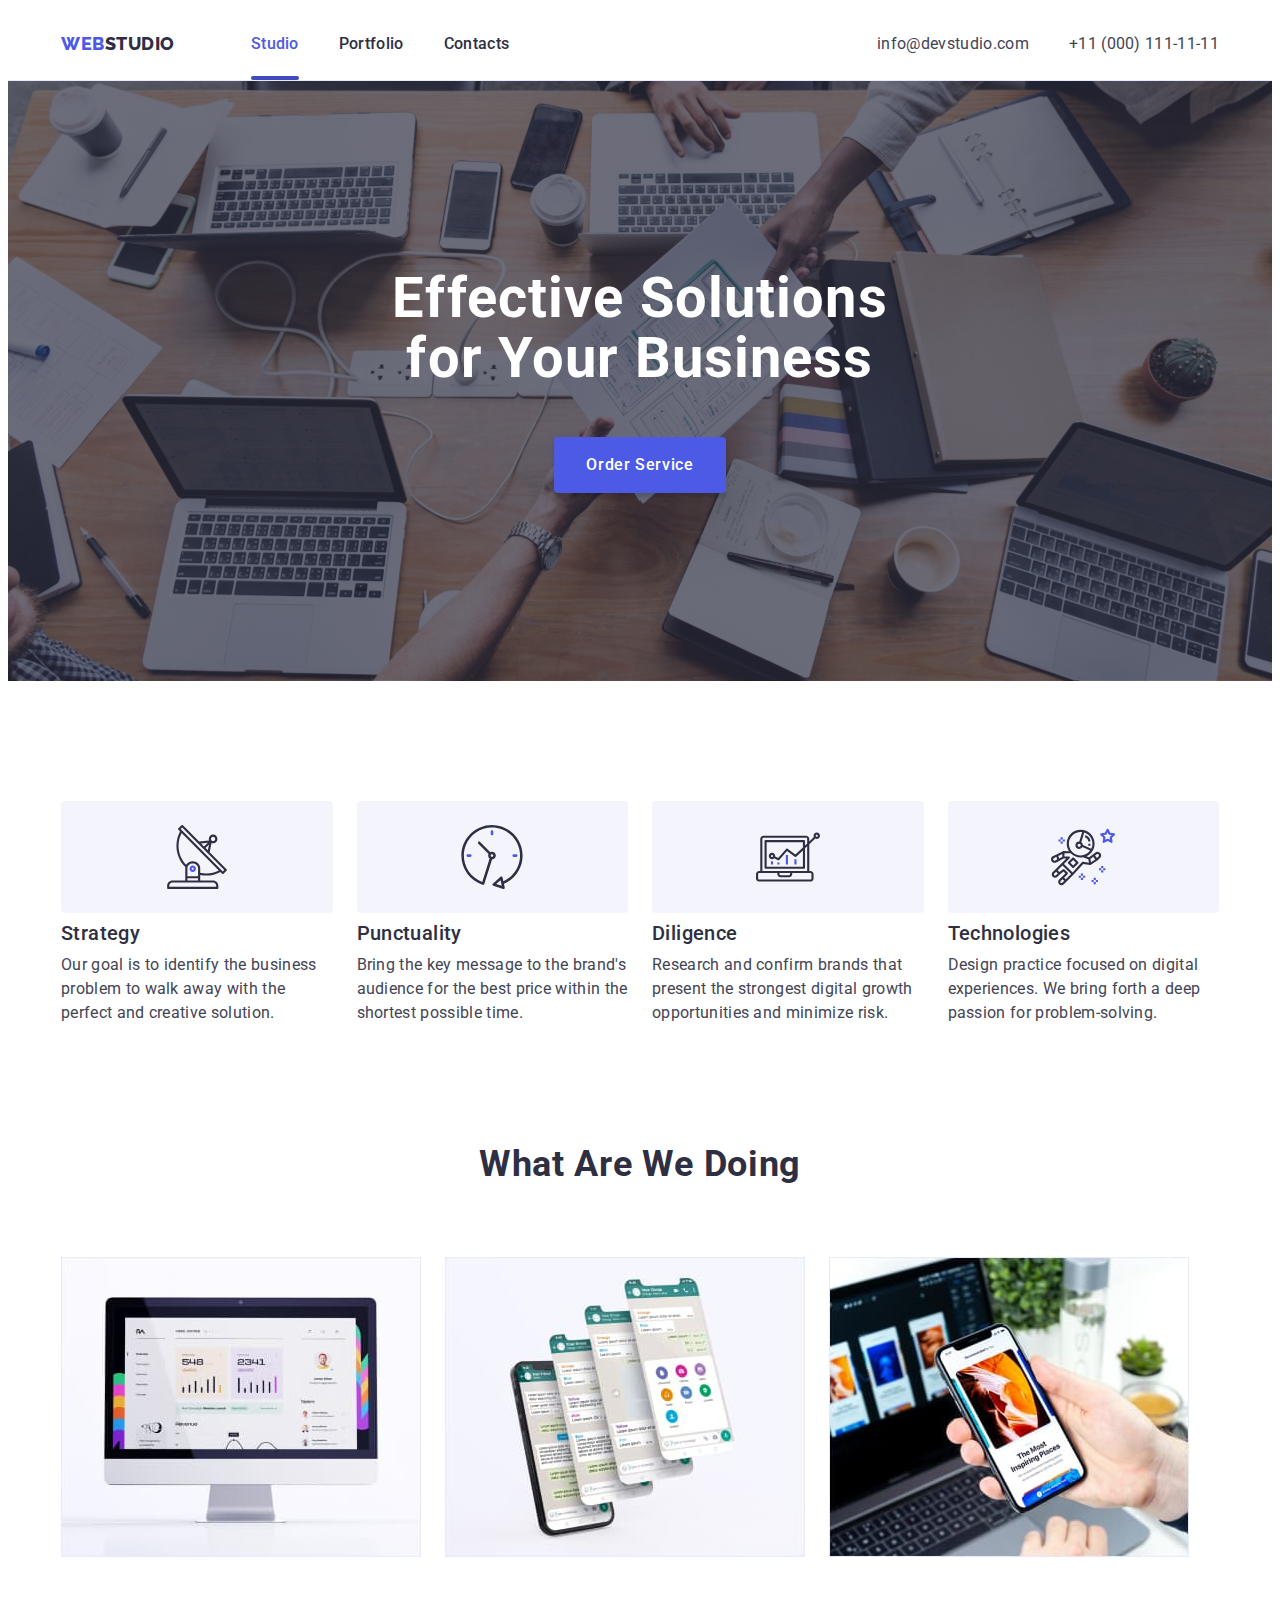
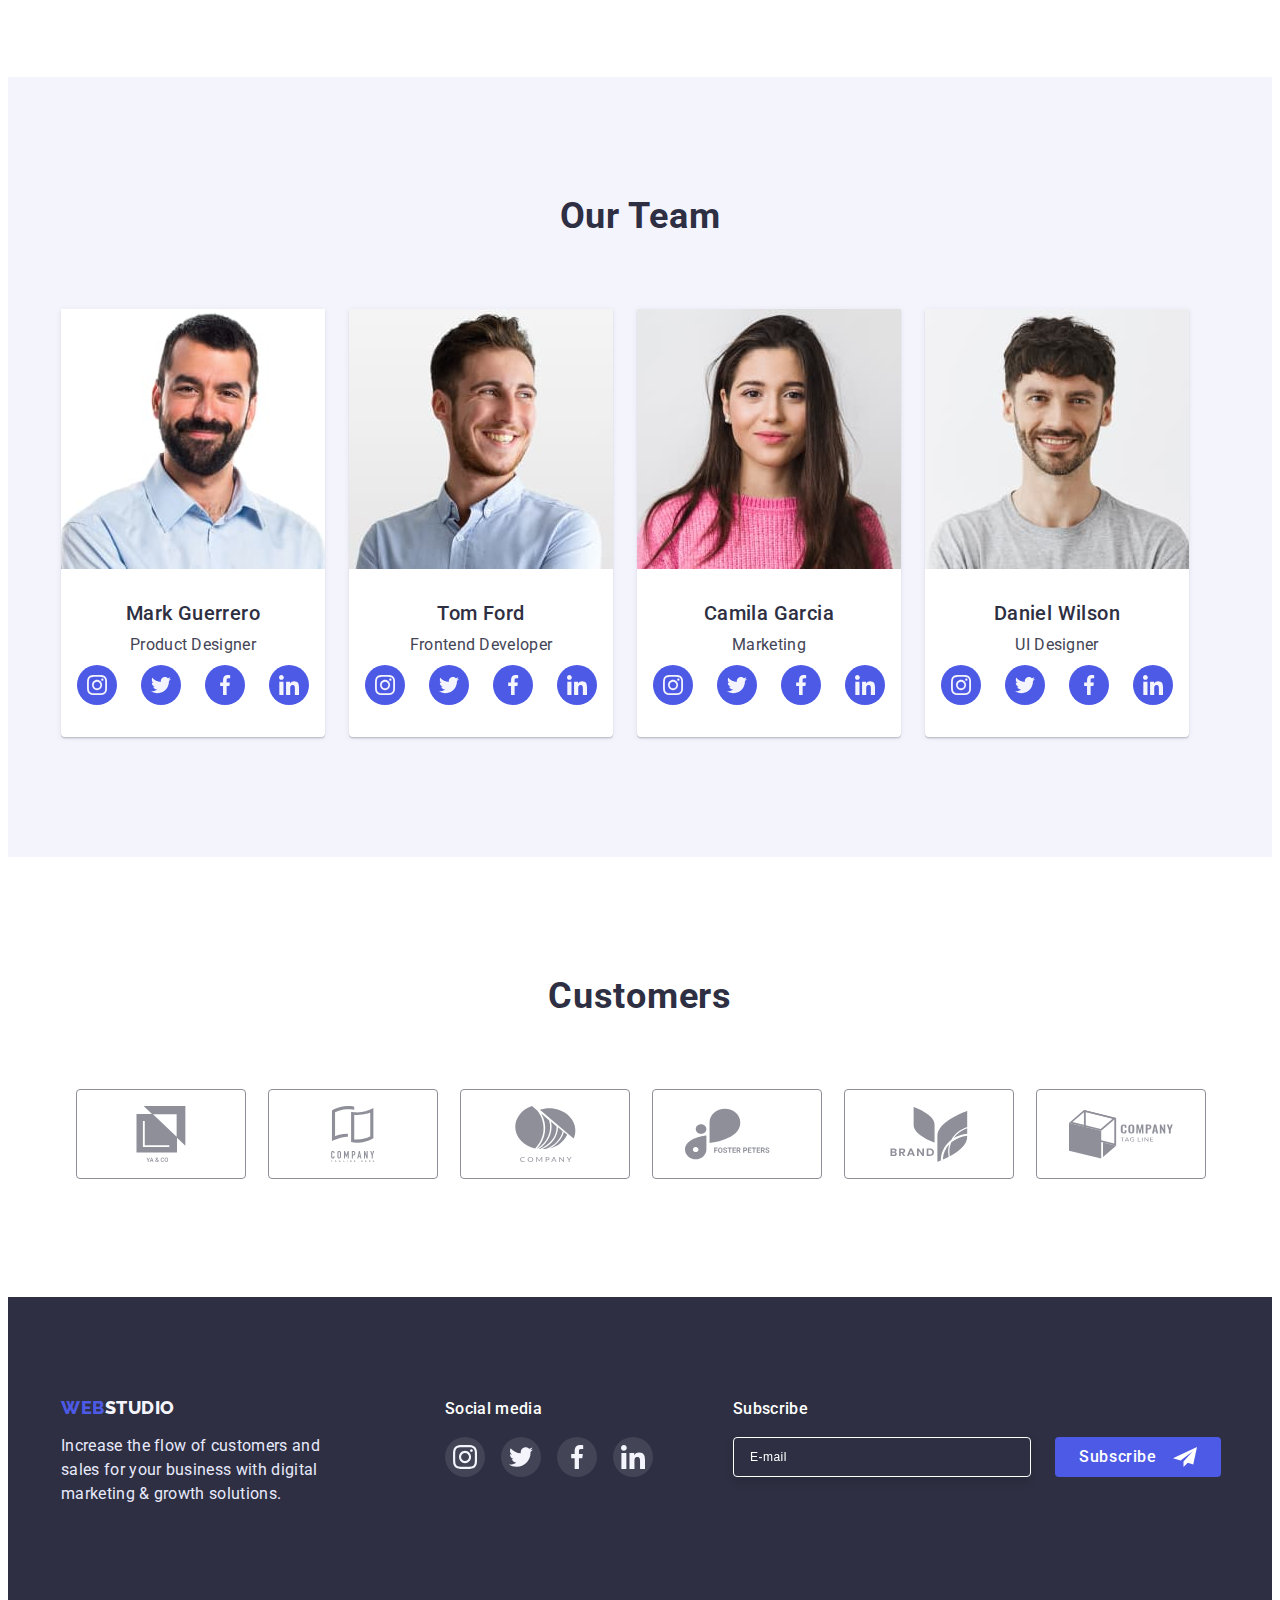
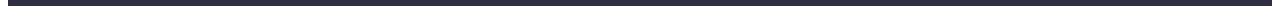
<file: index.html>
<!DOCTYPE html>
<html lang="en">
	<head>
		<meta charset="UTF-8" />
		<meta http-equiv="X-UA-Compatible" content="IE=edge" />
		<meta name="viewport" content="width=device-width, initial-scale=1.0" />
		<title>WebStudio</title>
		<link rel="preconnect" href="https://fonts.googleapis.com" />
		<link rel="preconnect" href="https://fonts.gstatic.com" crossorigin />
		<link
			href="https://fonts.googleapis.com/css2?family=Raleway:wght@800&family=Roboto:wght@400;500;700;900&display=swap"
			rel="stylesheet"
		/>
		<link
			rel="stylesheet"
			href="https://cdnjs.cloudflare.com/ajax/libs/modern-normalize/1.1.0/modern-normalize.min.css"
			integrity="sha512-wpPYUAdjBVSE4KJnH1VR1HeZfpl1ub8YT/NKx4PuQ5NmX2tKuGu6U/JRp5y+Y8XG2tV+wKQpNHVUX03MfMFn9Q=="
			crossorigin="anonymous"
			referrerpolicy="no-referrer"
		/>
		<link rel="stylesheet" href="./css/styles.css" />
	</head>
	<body>
		<header class="header">
			<div class="container header-container">
				<nav class="header-navigation">
					<a href="./index.html" class="header-logo link"><span> Web</span>Studio</a>
					<ul class="header-list list">
						<li class="header-item"><a href="" class="header-item-link current link">Studio</a></li>
						<li class="header-item"><a href="./portfolio.html" class="header-item-link link">Portfolio</a></li>
						<li class="header-item"><a href="" class="header-item-link link">Contacts</a></li>
					</ul>
				</nav>
				<address class="header-address">
					<ul class="header-list list">
						<li class="header-item">
							<a href="mailto:info@devstudio.com" class="header-link link">info@devstudio.com</a>
						</li>
						<li class="header-item">
							<a href="tel:+110001111111" class="header-link link">+11 (000) 111-11-11</a>
						</li>
					</ul>
				</address>
			</div>
		</header>
		<main>
			<!--Hero section-->
			<section class="hero">
				<div class="container">
					<h1 class="hero-subject">Effective Solutions for Your Business</h1>
					<button type="button" data-modal-open class="hero-btn btn">Order Service</button>
				</div>
			</section>
			<!--/Hero section-->

			<!--Section Advantages-->
			<section class="advantages">
				<div class="container">
					<h2 class="visually-hidden">Advantages</h2>
					<ul class="advantages-list list">
						<li class="advantages-item">
							<div class="advantages-icon">
								<svg class="advantages-list-icon" width="64" height="64">
									<use href="./images/symbol-defs.svg#icon-antenna"></use>
								</svg>
							</div>
							<h3 class="advantages-item-subtitle subtitle">Strategy</h3>
							<p class="advantages-item-description">
								Our goal is to identify the business problem to walk away with the perfect and creative solution.
							</p>
						</li>
						<li class="advantages-item">
							<div class="advantages-icon">
								<svg class="advantages-list-icon" width="64" height="64">
									<use href="./images/symbol-defs.svg#icon-clock"></use>
								</svg>
							</div>
							<h3 class="advantages-item-subtitle subtitle">Punctuality</h3>
							<p class="advantages-item-description">
								Bring the key message to the brand's audience for the best price within the shortest possible time.
							</p>
						</li>
						<li class="advantages-item">
							<div class="advantages-icon">
								<svg class="advantages-list-icon" width="64" height="64">
									<use href="./images/symbol-defs.svg#icon-diagram"></use>
								</svg>
							</div>
							<h3 class="advantages-item-subtitle subtitle">Diligence</h3>
							<p class="advantages-item-description">
								Research and confirm brands that present the strongest digital growth opportunities and minimize risk.
							</p>
						</li>
						<li class="advantages-item">
							<div class="advantages-icon">
								<svg class="advantages-list-icon" width="64" height="64">
									<use href="./images/symbol-defs.svg#icon-astronaut"></use>
								</svg>
							</div>
							<h3 class="advantages-item-subtitle subtitle">Technologies</h3>
							<p class="advantages-item-description">
								Design practice focused on digital experiences. We bring forth a deep passion for problem-solving.
							</p>
						</li>
					</ul>
				</div>
			</section>
			<!--/Section Advantages-->

			<!--We doing section-->
			<section class="doing">
				<div class="container">
					<h2 class="doing-title title">What are we doing</h2>
					<ul class="doing-list list">
						<li class="doing-item">
							<img src="./images/doing-img-1.jpg" alt="computer screen" width="360" />
						</li>
						<li class="doing-item">
							<img src="./images/doing-img-2.jpg" alt="phone" width="360" />
						</li>
						<li class="doing-item">
							<img src="./images/doing-img-3.jpg" alt="phone and laptope" width="360" />
						</li>
					</ul>
				</div>
			</section>
			<!--/We doing section-->

			<!--Team section-->
			<section class="team">
				<div class="container">
					<h2 class="team-title title">Our Team</h2>
					<ul class="team-list list">
						<li class="team-item">
							<img src="./images/team-img-1.jpg" alt="photo Mark Guerrero" width="264" />
							<div class="team-item-container">
								<h3 class="team-item-subtitle subtitle">Mark Guerrero</h3>
								<p class="team-item-description">Product Designer</p>
								<ul class="team-social-list list">
									<li class="team-social-iteam"
										><a href="" class="team-social-link link" target="_blank" rel="noopener nofollow noreferre">
											<svg class="team-social-icon" width="20" height="20">
												<use href="./images/social-icons.svg#icon-instagram"></use></svg></a
									></li>
									<li class="team-social-iteam"
										><a href="" class="team-social-link link" target="_blank" rel="noopener nofollow noreferre">
											<svg class="team-social-icon" width="20" height="20">
												<use href="./images/social-icons.svg#icon-twitter"></use></svg></a
									></li>
									<li class="team-social-iteam"
										><a href="" class="team-social-link link" target="_blank" rel="noopener nofollow noreferre">
											<svg class="team-social-icon" width="20" height="20">
												<use href="./images/social-icons.svg#icon-facebook"></use></svg></a
									></li>
									<li class="team-social-iteam"
										><a href="" class="team-social-link link" target="_blank" rel="noopener nofollow noreferre">
											<svg class="team-social-icon" width="20" height="20">
												<use href="./images/social-icons.svg#icon-linkedin"></use></svg></a
									></li> </ul
							></div>
						</li>
						<li class="team-item">
							<img src="./images/team-img-2.jpg" alt="photo Tom Ford" width="264" />
							<div class="team-item-container"
								><h3 class="team-item-subtitle subtitle">Tom Ford</h3>
								<p class="team-item-description">Frontend Developer</p>
								<ul class="team-social-list list">
									<li class="team-social-iteam"
										><a href="" class="team-social-link link" target="_blank" rel="noopener nofollow noreferre">
											<svg class="team-social-icon" width="20" height="20">
												<use href="./images/social-icons.svg#icon-instagram"></use></svg></a
									></li>
									<li class="team-social-iteam"
										><a href="" class="team-social-link link" target="_blank" rel="noopener nofollow noreferre">
											<svg class="team-social-icon" width="20" height="20">
												<use href="./images/social-icons.svg#icon-twitter"></use></svg></a
									></li>
									<li class="team-social-iteam"
										><a href="" class="team-social-link link" target="_blank" rel="noopener nofollow noreferre">
											<svg class="team-social-icon" width="20" height="20">
												<use href="./images/social-icons.svg#icon-facebook"></use></svg></a
									></li>
									<li class="team-social-iteam"
										><a href="" class="team-social-link link" target="_blank" rel="noopener nofollow noreferre">
											<svg class="team-social-icon" width="20" height="20">
												<use href="./images/social-icons.svg#icon-linkedin"></use></svg></a
									></li>
								</ul>
							</div>
						</li>
						<li class="team-item">
							<img src="./images/team-img-3.jpg" alt="photo Camila Garcia" width="264" />
							<div class="team-item-container"
								><h3 class="team-item-subtitle subtitle">Camila Garcia</h3>
								<p class="team-item-description">Marketing</p>
								<ul class="team-social-list list">
									<li class="team-social-iteam"
										><a href="" class="team-social-link link" target="_blank" rel="noopener nofollow noreferre">
											<svg class="team-social-icon" width="20" height="20">
												<use href="./images/social-icons.svg#icon-instagram"></use></svg></a
									></li>
									<li class="team-social-iteam"
										><a href="" class="team-social-link link" target="_blank" rel="noopener nofollow noreferre">
											<svg class="team-social-icon" width="20" height="20">
												<use href="./images/social-icons.svg#icon-twitter"></use></svg></a
									></li>
									<li class="team-social-iteam"
										><a href="" class="team-social-link link" target="_blank" rel="noopener nofollow noreferre">
											<svg class="team-social-icon" width="20" height="20">
												<use href="./images/social-icons.svg#icon-facebook"></use></svg></a
									></li>
									<li class="team-social-iteam"
										><a href="" class="team-social-link link" target="_blank" rel="noopener nofollow noreferre">
											<svg class="team-social-icon" width="20" height="20">
												<use href="./images/social-icons.svg#icon-linkedin"></use></svg></a
									></li>
								</ul>
							</div>
						</li>
						<li class="team-item">
							<img src="./images/team-img-4.jpg" alt="photo Daniel Wilson" width="264" />
							<div class="team-item-container"
								><h3 class="team-item-subtitle subtitle">Daniel Wilson</h3>
								<p class="team-item-description">UI Designer</p>
								<ul class="team-social-list list">
									<li class="team-social-iteam"
										><a href="" class="team-social-link link" target="_blank" rel="noopener nofollow noreferre">
											<svg class="team-social-icon" width="20" height="20">
												<use href="./images/social-icons.svg#icon-instagram"></use></svg></a
									></li>
									<li class="team-social-iteam"
										><a href="" class="team-social-link link" target="_blank" rel="noopener nofollow noreferre">
											<svg class="team-social-icon" width="20" height="20">
												<use href="./images/social-icons.svg#icon-twitter"></use></svg></a
									></li>
									<li class="team-social-iteam"
										><a href="" class="team-social-link link" target="_blank" rel="noopener nofollow noreferre">
											<svg class="team-social-icon" width="20" height="20">
												<use href="./images/social-icons.svg#icon-facebook"></use></svg></a
									></li>
									<li class="team-social-iteam"
										><a href="" class="team-social-link link" target="_blank" rel="noopener nofollow noreferre">
											<svg class="team-social-icon" width="20" height="20">
												<use href="./images/social-icons.svg#icon-linkedin"></use></svg></a
									></li>
								</ul>
							</div>
						</li>
					</ul>
				</div>
			</section>
			<!--/Team section-->

			<!-- Customers section -->
			<section class="customers">
				<div class="container">
					<h2 class="customers-title">Customers</h2>
					<ul class="customers-list list">
						<li class="customers-iteam">
							<a href="" class="customers-iteam-link link" target="_blank" rel="noopener nofollow noreferre">
								<svg class="costomers-social-icon" width="104" height="56">
									<use href="./images/customers-symbol.svg#icon-group1"></use>
								</svg>
							</a>
						</li>
						<li class="customers-iteam">
							<a href="" class="customers-iteam-link link" target="_blank" rel="noopener nofollow noreferre">
								<svg class="costomers-social-icon" width="104" height="56">
									<use href="./images/customers-symbol.svg#icon-group2"></use>
								</svg>
							</a>
						</li>
						<li class="customers-iteam"
							><a href="" class="customers-iteam-link link" target="_blank" rel="noopener nofollow noreferre">
								<svg class="costomers-social-icon" width="104" height="56">
									<use href="./images/customers-symbol.svg#icon-group3"></use>
								</svg>
							</a>
						</li>
						<li class="customers-iteam"
							><a href="" class="customers-iteam-link link" target="_blank" rel="noopener nofollow noreferre">
								<svg class="costomers-social-icon" width="104" height="56">
									<use href="./images/customers-symbol.svg#icon-group4"></use>
								</svg>
							</a>
						</li>
						<li class="customers-iteam"
							><a href="" class="customers-iteam-link link" target="_blank" rel="noopener nofollow noreferre">
								<svg class="costomers-social-icon" width="104" height="56">
									<use href="./images/customers-symbol.svg#icon-group5"></use>
								</svg>
							</a>
						</li>
						<li class="customers-iteam"
							><a href="" class="customers-iteam-link link" target="_blank" rel="noopener nofollow noreferre">
								<svg class="costomers-social-icon" width="104" height="56">
									<use href="./images/customers-symbol.svg#icon-group6"></use>
								</svg>
							</a>
						</li>
					</ul>
				</div>
			</section>
			<!-- /Customers section -->
		</main>
		<footer class="footer">
			<div class="container footer-container">
				<div class="logo-container">
					<a href="./index.html" class="footer-logo link"><span>Web</span>Studio</a>
					<p class="footer-text">
						Increase the flow of customers and sales for your business with digital marketing & growth solutions.
					</p>
				</div>
				<div class="social-media">
					<p class="footer-subject">Social media</p>
					<ul class="footer-list list">
						<li class="footer-item"
							><a href="" class="footer-link link">
								<svg class="footer-icon" width="24" height="24">
									<use href="./images/social-icons.svg#icon-instagram"></use>
								</svg> </a
						></li>
						<li class="footer-item"
							><a href="" class="footer-link link">
								<svg class="footer-icon" width="24" height="24">
									<use href="./images/social-icons.svg#icon-twitter"></use>
								</svg> </a
						></li>
						<li class="footer-item"
							><a href="" class="footer-link link">
								<svg class="footer-icon" width="24" height="24">
									<use href="./images/social-icons.svg#icon-facebook"></use>
								</svg> </a
						></li>
						<li class="footer-item"
							><a href="" class="footer-link link">
								<svg class="footer-icon" width="24" height="24">
									<use href="./images/social-icons.svg#icon-linkedin"></use>
								</svg> </a
						></li>
					</ul>
				</div>

				<!-- Footer-subscribe -->

				<form class="footer-subscribe-form">
					<div class="footer-subscribe">
						<p class="footer-subscribe-heading">Subscribe</p>
						<div class="footer-subscribe-wrap">
							<input
								type="email"
								autocomplete="off"
								aria-label="E-mail"
								class="footer-subscribe-input"
								name="email"
								placeholder="E-mail"
								required
							/>
							<span class="footer-subscribe-icon">
								<button class="footer-subscribe-btn btn" type="submit"
									>Subscribe

									<svg class="footer-subscribe-icon-2" width="24" height="24">
										<use href="./images/form-input-icon.svg#icon-telegram"></use>
									</svg>
								</button>
							</span>
						</div>
					</div>
				</form>
				<!-- /Footer-subscribe -->
			</div>
		</footer>

		<!-- Data-modal -->
		<div class="backdrop is-hidden" data-modal>
			<div class="modal">
				<button type="button" data-modal-close class="modal-close-btn">
					<svg class="modal-close-btn-icon" width="8" height="8">
						<use href="./images/close.svg#icon-close"></use>
					</svg>
				</button>
				<p class="modal-title">Leave your contacts and we will call you back</p>
				<form class="modal-form form">
					<div class="form-group">
						<label class="form-label">
							<span>Name</span>

							<input type="text" class="form-input" name="fullname" />
							<svg class="form-icon" width="18" height="24">
								<use href="./images/form-input-icon.svg#icon-name"></use>
							</svg>
						</label>
					</div>

					<div class="form-group">
						<label class="form-label">
							<span>Phone</span>

							<input type="tel" class="form-input" name="phone" required />
							<svg class="form-icon" width="18" height="24">
								<use href="./images/form-input-icon.svg#icon-phone"></use>
							</svg>
						</label>
					</div>

					<div class="form-group">
						<label class="form-label">
							<span>Email</span>

							<input type="email" class="form-input" name="email" required />
							<svg class="form-icon" width="18" height="24">
								<use href="./images/form-input-icon.svg#icon-email"></use>
							</svg>
						</label>
					</div>

					<div class="form-group-2">
						<label class="form-label">
							<span>Comment</span>
							<textarea class="form-texterea" name="Comment" id="Comment" placeholder="Text input"></textarea>
						</label>
					</div>

					<div class="form-group-3">
						<input type="checkbox" class="form-checkbox visually-hidden" id="policy" name="policy" />

						<label for="policy" class="form-checkbox-label">
							<span>
								<svg class="form-checkbox-icon" width="10" height="8">
									<use href="./images/form-input-icon.svg#icon-click"></use>
								</svg>
							</span>
							I accept the terms and conditions of the&nbsp;
							<a class="form-link" href="">Privacy Policy</a>
						</label>
					</div>
					<button type="submit" class="form-btn btn">Send</button>
				</form>
			</div>
		</div>
		<!-- /Data-modal -->
		<script src="./js/modal.js"></script>
	</body>
</html>
</file>
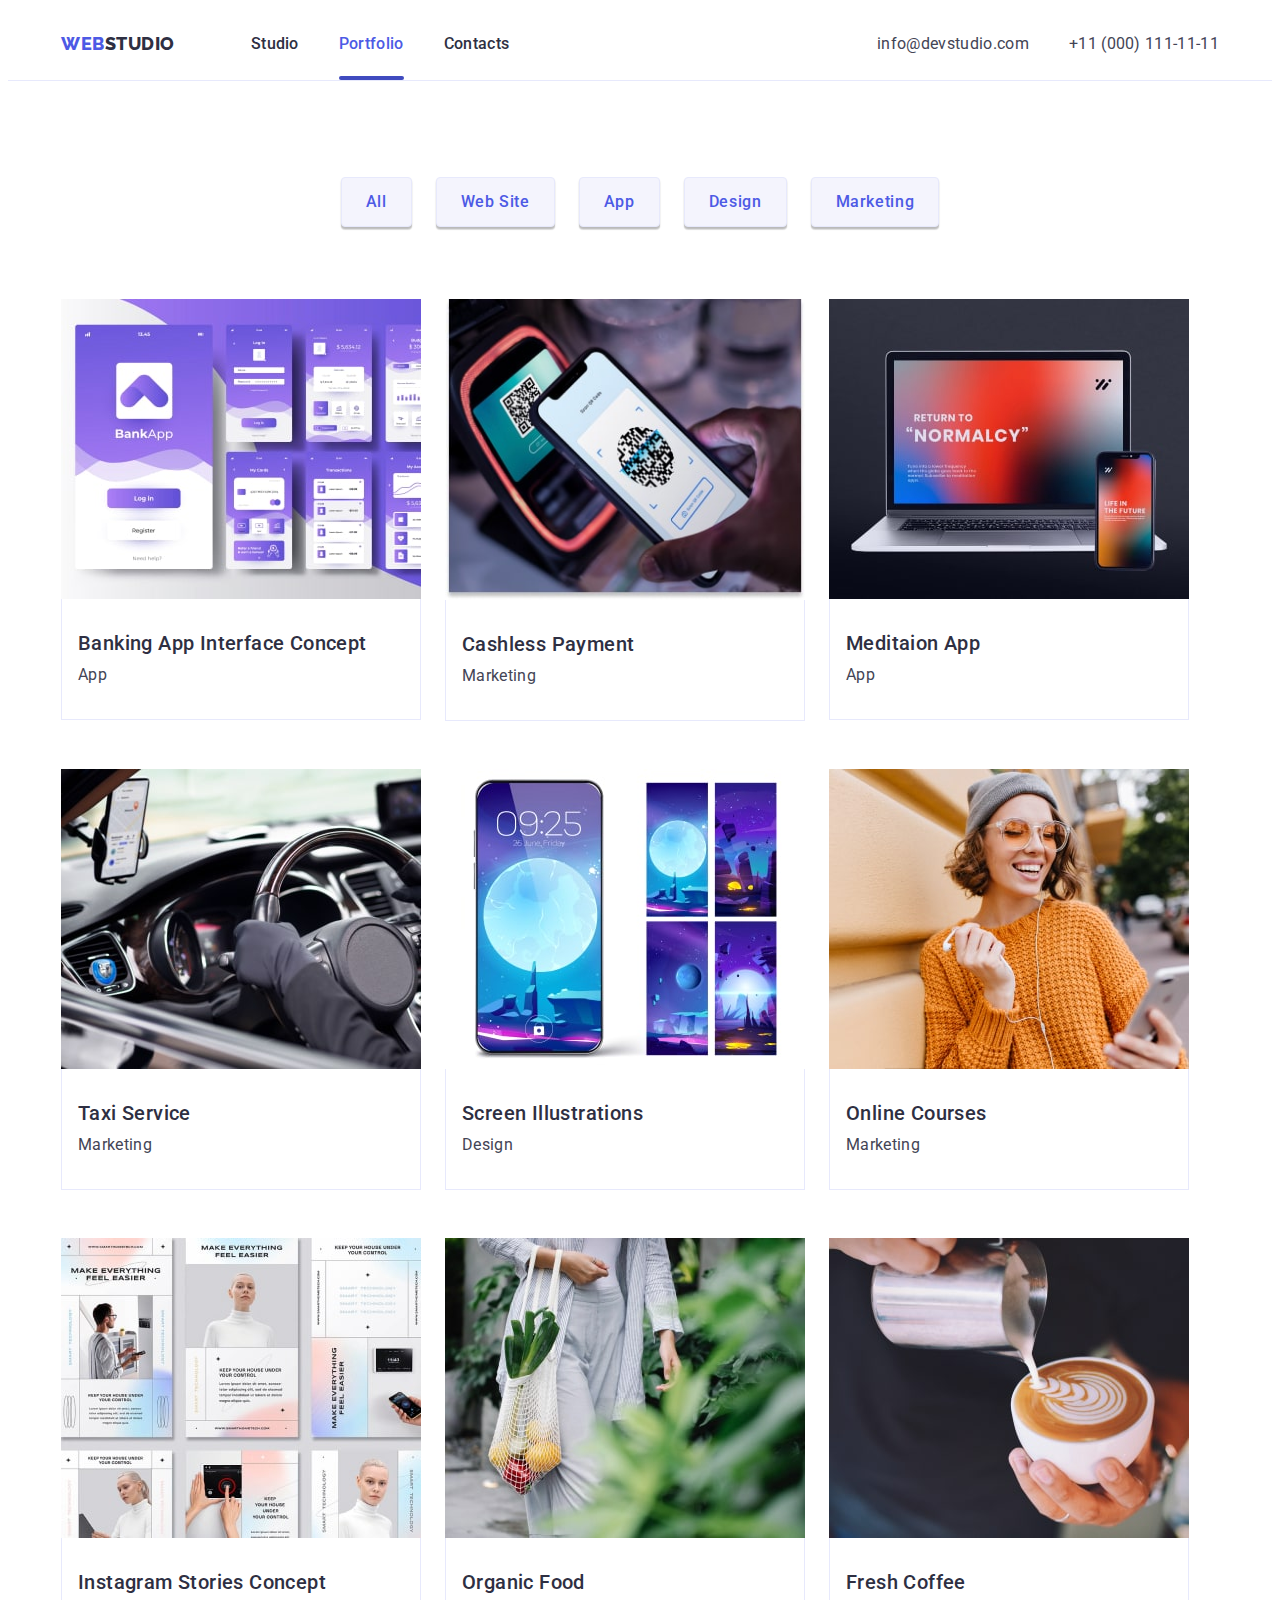
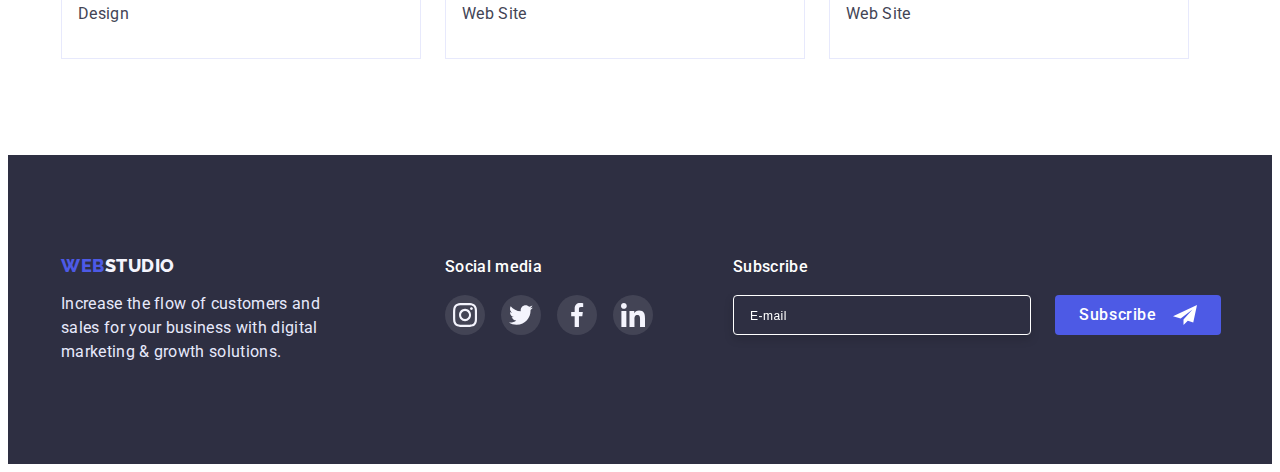
<file: portfolio.html>
<!DOCTYPE html>
<html lang="en">
	<head>
		<meta charset="UTF-8" />
		<meta http-equiv="X-UA-Compatible" content="IE=edge" />
		<meta name="viewport" content="width=device-width, initial-scale=1.0" />
		<title>Portfolio</title>
		<link rel="preconnect" href="https://fonts.googleapis.com" />
		<link rel="preconnect" href="https://fonts.gstatic.com" crossorigin />
		<link
			href="https://fonts.googleapis.com/css2?family=Raleway:wght@800&family=Roboto:wght@400;500;700;900&display=swap"
			rel="stylesheet"
		/>
		<link
			rel="stylesheet"
			href="https://cdnjs.cloudflare.com/ajax/libs/modern-normalize/1.1.0/modern-normalize.min.css"
			integrity="sha512-wpPYUAdjBVSE4KJnH1VR1HeZfpl1ub8YT/NKx4PuQ5NmX2tKuGu6U/JRp5y+Y8XG2tV+wKQpNHVUX03MfMFn9Q=="
			crossorigin="anonymous"
			referrerpolicy="no-referrer"
		/>
		<link rel="stylesheet" href="./css/styles.css" />
	</head>
	<body>
		<header class="header">
			<div class="container header-container">
				<nav class="header-navigation">
					<a href="./index.html" class="header-logo link"><span> Web</span>Studio</a>
					<ul class="header-list list">
						<li class="header-item"><a href="./index.html" class="header-item-link link">Studio</a></li>
						<li class="header-item"><a href="./portfolio.html" class="header-item-link current link">Portfolio</a></li>
						<li class="header-item"><a href="" class="header-item-link link">Contacts</a></li>
					</ul>
				</nav>
				<address class="header-address">
					<ul class="header-list list">
						<li class="header-item">
							<a href="mailto:info@devstudio.com" class="header-link link">info@devstudio.com</a>
						</li>
						<li class="header-item">
							<a href="tel:+110001111111" class="header-link link">+11 (000) 111-11-11</a>
						</li>
					</ul>
				</address>
			</div>
		</header>

		<main>
			<!--Hero and portfolio section-->
			<h1 class="visually-hidden">Advantages</h1>
			<section class="control">
				<div class="container">
					<ul class="control-list list">
						<li class="control-item"><button type="button" class="control-item-btn btn">All</button></li>
						<li class="control-item"><button type="button" class="control-item-btn btn">Web Site</button></li>
						<li class="control-item"><button type="button" class="control-item-btn btn">App</button></li>
						<li class="control-item"><button type="button" class="control-item-btn btn">Design</button></li>
						<li class="control-item"><button type="button" class="control-item-btn btn">Marketing</button></li>
					</ul>

					<ul class="portfolio-list list">
						<li class="portfolio-item">
							<a href="" class="portfolio-item-link link">
								<div class="portfolio-top-wrap">
									<img
										src="./images/portfolio-images-1.jpg"
										alt="Banking App Interface Concept"
										width="360"
										height="300"
									/>
									<p class="portfolio-iteam-text"
										>14 Stylish and User-Friendly App Design Concepts · Task Manager App · Calorie Tracker App · Exotic
										Fruit Ecommerce App · Cloud Storage App
									</p>
								</div>
								<div class="portfolio-item-container">
									<h2 class="portfolio-item-subtitle subtitle">Banking App Interface Concept</h2>
									<p class="portfolio-item-description">App</p></div
								>
							</a>
						</li>
						<li class="portfolio-item">
							<a href="" class="portfolio-item-link link">
								<div class="portfolio-top-wrap">
									<img src="./images/portfolio-images-2.jpg" alt="Cashless Payment" width="360" height="300" />
									<p class="portfolio-iteam-text"
										>14 Stylish and User-Friendly App Design Concepts · Task Manager App · Calorie Tracker App · Exotic
										Fruit Ecommerce App · Cloud Storage App
									</p>
								</div>
								<div class="portfolio-item-container">
									<h2 class="portfolio-item-subtitle subtitle">Cashless Payment</h2>
									<p class="portfolio-item-description">Marketing</p></div
								>
							</a>
						</li>
						<li class="portfolio-item">
							<a href="" class="portfolio-item-link link">
								<div class="portfolio-top-wrap">
									<img src="./images/portfolio-images-3.jpg" alt="Meditaion App" width="360" height="300" />
									<p class="portfolio-iteam-text"
										>14 Stylish and User-Friendly App Design Concepts · Task Manager App · Calorie Tracker App · Exotic
										Fruit Ecommerce App · Cloud Storage App
									</p>
								</div>
								<div class="portfolio-item-container">
									<h2 class="portfolio-item-subtitle subtitle">Meditaion App</h2>
									<p class="portfolio-item-description">App</p></div
								>
							</a>
						</li>
						<li class="portfolio-item">
							<a href="" class="portfolio-item-link link">
								<div class="portfolio-top-wrap">
									<img src="./images/portfolio-images-4.jpg" alt="Taxi Service" width="360" height="300" />
									<p class="portfolio-iteam-text"
										>14 Stylish and User-Friendly App Design Concepts · Task Manager App · Calorie Tracker App · Exotic
										Fruit Ecommerce App · Cloud Storage App
									</p>
								</div>
								<div class="portfolio-item-container">
									<h2 class="portfolio-item-subtitle subtitle">Taxi Service</h2>
									<p class="portfolio-item-description">Marketing</p></div
								>
							</a>
						</li>
						<li class="portfolio-item">
							<a href="" class="portfolio-item-link link">
								<div class="portfolio-top-wrap">
									<img src="./images/portfolio-images-5.jpg" alt="Screen Illustrations" width="360" height="300" />
									<p class="portfolio-iteam-text"
										>14 Stylish and User-Friendly App Design Concepts · Task Manager App · Calorie Tracker App · Exotic
										Fruit Ecommerce App · Cloud Storage App
									</p>
								</div>
								<div class="portfolio-item-container">
									<h2 class="portfolio-item-subtitle subtitle">Screen Illustrations</h2>
									<p class="portfolio-item-description">Design</p></div
								>
							</a>
						</li>
						<li class="portfolio-item">
							<a href="" class="portfolio-item-link link">
								<div class="portfolio-top-wrap">
									<img src="./images/portfolio-images-6.jpg" alt="Online Courses" width="360" height="300" />
									<p class="portfolio-iteam-text"
										>14 Stylish and User-Friendly App Design Concepts · Task Manager App · Calorie Tracker App · Exotic
										Fruit Ecommerce App · Cloud Storage App
									</p>
								</div>
								<div class="portfolio-item-container">
									<h2 class="portfolio-item-subtitle subtitle">Online Courses</h2>
									<p class="portfolio-item-description">Marketing</p></div
								>
							</a>
						</li>
						<li class="portfolio-item">
							<a href="" class="portfolio-item-link link">
								<div class="portfolio-top-wrap">
									<img src="./images/portfolio-images-7.jpg" alt="Instagram Stories Concept" width:="360" height="300"/>
									<p class="portfolio-iteam-text"
										>14 Stylish and User-Friendly App Design Concepts · Task Manager App · Calorie Tracker App · Exotic
										Fruit Ecommerce App · Cloud Storage App
									</p>
								</div>
								<div class="portfolio-item-container">
									<h2 class="portfolio-item-subtitle subtitle">Instagram Stories Concept</h2>
									<p class="portfolio-item-description">Design</p></div
								>
							</a>
						</li>
						<li class="portfolio-item">
							<a href="" class="portfolio-item-link link">
								<div class="portfolio-top-wrap">
									<img src="./images/portfolio-images-8.jpg" alt="Organic Food" width="360" height="300" />
									<p class="portfolio-iteam-text"
										>14 Stylish and User-Friendly App Design Concepts · Task Manager App · Calorie Tracker App · Exotic
										Fruit Ecommerce App · Cloud Storage App
									</p>
								</div>
								<div class="portfolio-item-container">
									<h2 class="portfolio-item-subtitle subtitle">Organic Food</h2>
									<p class="portfolio-item-description">Web Site</p></div
								>
							</a>
						</li>
						<li class="portfolio-item">
							<a href="" class="portfolio-item-link link">
								<div class="portfolio-top-wrap">
									<img src="./images/portfolio-images-9.jpg" alt="Fresh Coffee" width="360" height="300" />
									<p class="portfolio-iteam-text"
										>14 Stylish and User-Friendly App Design Concepts · Task Manager App · Calorie Tracker App · Exotic
										Fruit Ecommerce App · Cloud Storage App
									</p>
								</div>
								<div class="portfolio-item-container">
									<h2 class="portfolio-item-subtitle subtitle">Fresh Coffee</h2>
									<p class="portfolio-item-description">Web Site</p></div
								>
							</a>
						</li>
					</ul>
				</div>
			</section>
			<!--/Hero and portfolio section-->
		</main>
		<footer class="footer">
			<div class="container footer-container">
				<div class="logo-container">
					<a href="./index.html" class="footer-logo link"><span>Web</span>Studio</a>
					<p class="footer-text">
						Increase the flow of customers and sales for your business with digital marketing & growth solutions.
					</p>
				</div>
				<div class="social-media">
					<p class="footer-subject">Social media</p>
					<ul class="footer-list list">
						<li class="footer-item"
							><a href="" class="footer-link link">
								<svg class="footer-icon" width="24" height="24">
									<use href="./images/social-icons.svg#icon-instagram"></use>
								</svg> </a
						></li>
						<li class="footer-item"
							><a href="" class="footer-link link">
								<svg class="footer-icon" width="24" height="24">
									<use href="./images/social-icons.svg#icon-twitter"></use>
								</svg> </a
						></li>
						<li class="footer-item"
							><a href="" class="footer-link link">
								<svg class="footer-icon" width="24" height="24">
									<use href="./images/social-icons.svg#icon-facebook"></use>
								</svg> </a
						></li>
						<li class="footer-item"
							><a href="" class="footer-link link">
								<svg class="footer-icon" width="24" height="24">
									<use href="./images/social-icons.svg#icon-linkedin"></use>
								</svg> </a
						></li>
					</ul>
				</div>
				<!-- Footer-subscribe -->

				<form class="footer-subscribe-form">
					<div class="footer-subscribe">
						<p class="footer-subscribe-heading">Subscribe</p>
						<div class="footer-subscribe-wrap">
							<input
								type="email"
								autocomplete="off"
								aria-label="E-mail"
								class="footer-subscribe-input"
								name="email"
								placeholder="E-mail"
								required
							/>
							<span class="footer-subscribe-icon">
								<button class="footer-subscribe-btn btn" type="submit"
									>Subscribe

									<svg class="footer-subscribe-icon-2" width="24" height="24">
										<use href="./images/form-input-icon.svg#icon-telegram"></use>
									</svg>
								</button>
							</span>
						</div>
					</div>
				</form>
				<!-- /Footer-subscribe -->
			</div>
		</footer>
	</body>
</html>
</file>
<file: css/styles.css>
:root {
	--hero-color: #ffffff;
	--main-title-color: #2e2f42;
	--main-description-color: #434455;
	--accent-color: #4d5ae5;
	--hover-focus-color: #404bbf;
	--background-color-1: #2e2f42;
	--background-color-2: #f4f4fd;
	--footer-text: #e7e9fc;
	--hover-focus-color-2: #31d0aa;
	--icon-color: #8e8f99;
	--modal-color: #fcfcfc;
	--secondary-font: "Raleway", sans-serif;
	--margin-subtitle: 8px;
	--margin-title: 72px;
	--timing-function: cubic-bezier(0.4, 0, 0.2, 1);
	--animation-duration: 250ms;
}
h1,
h2,
h3,
h4,
h5,
h6,
p {
	margin: 0;
}
ul {
	margin: 0;
	padding: 0;
}
img {
	display: block;
	max-width: 100%;
	height: auto;
}
body {
	font-family: "Roboto", sans-serif;
	color: var(--main-description-color);
}
.container {
	width: 1158px;
	margin: 0 auto;
	padding-left: 15px;
	padding-right: 15px;
}
.list {
	list-style: none;
}
.link {
	text-decoration: none;
}
.btn {
	font-family: inherit;
	font-weight: 500;
	font-size: 16px;
	line-height: 1.5;
	letter-spacing: 0.04em;
	cursor: pointer;
	transition: color var(--animation-duration) var(--timing-function);
}
.control-item-btn:hover,
.control-item-btn:focus {
	color: var(--hero-color);
	background-color: var(--hover-focus-color);
	border: 1px solid var(--hover-focus-color);
}

.header {
	padding: 24px 0;
	border-bottom: 1px solid var(--footer-text);
}
.header-container {
	display: flex;
	align-items: center;
}
.header-navigation {
	display: flex;
	align-items: center;
}
.header-logo {
	font-family: "Raleway", sans-serif;
	font-weight: 800;
	font-size: 18px;
	line-height: 1.33;
	letter-spacing: 0.03em;
	text-transform: uppercase;
	color: var(--main-title-color);
	margin-right: 76px;
}
.header-logo span {
	color: var(--accent-color);
}
.header-list {
	display: flex;
	gap: 40px;
}
.header-item {
}
.header-item-link {
	position: relative;
	font-weight: 500;
	font-size: 16px;
	line-height: 1.5;
	letter-spacing: 0.02em;
	color: var(--main-title-color);
	transition: color var(--animation-duration) var(--timing-function);
}
.header-item-link:is(:hover, :focus) {
	color: var(--hover-focus-color);
}
.current {
	color: var(--accent-color);
	padding: 24px 0;
}
.current::after {
	content: "";
	display: block;
	position: absolute;
	width: 100%;
	height: 4px;
	left: 0;
	bottom: -3px;
	border-radius: 2px;
	background-color: var(--hover-focus-color);
}
.header-address {
	margin-left: auto;
}
.header-link {
	font-style: normal;
	font-size: 16px;
	line-height: 1.5;
	letter-spacing: 0.02em;
	color: var(--main-description-color);
	transition: color var(--animation-duration) var(--timing-function);
}
.header-link:is(:hover, :focus) {
	color: var(--hover-focus-color);
}
.title {
	font-weight: 700;
	font-size: 36px;
	line-height: 1.11;
	letter-spacing: 0.02em;
	text-transform: capitalize;
}
.subtitle {
	font-weight: 500;
	font-size: 20px;
	line-height: 1.2;
	letter-spacing: 0.02em;
}

.visually-hidden {
	position: absolute;
	width: 1px;
	height: 1px;
	margin: -1px;
	border: 0;
	padding: 0;
	white-space: nowrap;
	clip-path: inset(100%);
	clip: rect(0 0 0 0);
	overflow: hidden;
}

/* <!--Hero section--> */
.hero {
	max-width: 1440px;
	margin-left: auto;
	margin-right: auto;
	padding-top: 188px;
	padding-bottom: 188px;
	text-align: center;
	background-image: linear-gradient(rgba(46, 47, 66, 0.7), rgba(46, 47, 66, 0.7)), url(../images/hero-br.jpg);
	background-repeat: no-repeat;
	background-position: center;
	background-size: cover;
}

.hero-subject {
	font-weight: 700;
	font-size: 56px;
	line-height: 1.07;
	letter-spacing: 0.02em;
	color: var(--hero-color);
	margin-bottom: 48px;
	width: 496px;
	margin-right: auto;
	margin-left: auto;
}
.hero-btn {
	color: var(--hero-color);
	background: var(--accent-color);
	border: none;
	box-shadow: 0px 4px 4px rgba(0, 0, 0, 0.15);
	border-radius: 4px;
	padding: 16px 32px;
	gap: 10px;
}

.hero-btn:hover,
.hero-btn:focus {
	background: var(--hover-focus-color);
}

/* <!--/Hero section--> */

/* <!--Section Advantages--> */
.advantages {
	padding: 120px 0;
}

.advantages-list {
	display: flex;
	flex-wrap: wrap;
	gap: 24px;
	padding: 0;
	list-style: none;
}
.advantages-icon {
	width: 100%;
	height: 112px;
}
.advantages-list-icon {
}

.advantages-item {
	flex-basis: calc((100% - 72px) / 4);
}
.advantages-icon {
	display: flex;
	justify-content: center;
	align-items: center;
	background: var(--background-color-2);
	border-radius: 4px;
	margin-bottom: 8px;
}
.advantages-list-icon {
}
.advantages-item-subtitle {
	color: var(--main-title-color);
	margin-bottom: var(--margin-subtitle);
}
.advantages-item-description {
	font-size: 16px;
	line-height: 1.5;
	letter-spacing: 0.02em;
}
/* <!--/Section Advantages--> */

/* <!--We doing section--> */
.doing {
	padding-bottom: 120px;
}

.doing-title {
	color: var(--main-title-color);
	margin-bottom: var(--margin-title);
	text-align: center;
}
.doing-list {
	display: flex;
	align-items: center;
	gap: 24px;
}
.doing-item {
}
/* <!--/We doing section--> */

/* <!--Team section--> */
.team {
	background: var(--background-color-2);
	padding: 120px 0;
}

.team-title {
	color: var(--main-title-color);
	margin-bottom: var(--margin-title);
	text-align: center;
}
.team-list {
	display: flex;
	align-items: center;
	gap: 24px;
}
.team-item {
	background: var(--hero-color);
	box-shadow: 0px 1px 6px rgba(46, 47, 66, 0.08), 0px 1px 1px rgba(46, 47, 66, 0.16), 0px 2px 1px rgba(46, 47, 66, 0.08);
	border-radius: 0px 0px 4px 4px;
	text-align: center;
}
.team-item-container {
	padding: 32px 0;
}
.team-item-subtitle {
	color: var(--main-title-color);
	margin-bottom: var(--margin-subtitle);
}
.team-item-description {
	font-size: 16px;
	line-height: 1.5;
	letter-spacing: 0.02em;
	margin-bottom: 8px;
}
.team-social-list {
	display: flex;
	justify-content: center;
	gap: 24px;
}

.team-social-iteam {
	width: 40px;
	height: 40px;
}
.team-social-link {
	display: flex;
	justify-content: center;
	align-items: center;
	width: 100%;
	height: 100%;
	border-radius: 50%;
	background-color: var(--accent-color);
	transition: color var(--animation-duration) var(--timing-function);
}
.team-social-link:is(:hover, :focus) {
	background-color: var(--hover-focus-color);
}
.team-social-icon {
}
/* <!--/Team section--> */

/* <!-- Customers section --> */
.customers {
	padding: 120px 0;
}
.customers-title {
	font-weight: 700;
	font-size: 36px;
	line-height: 1.11;
	text-align: center;
	letter-spacing: 0.02em;
	color: var(--main-title-color);
	margin-bottom: var(--margin-title);
}
.customers-list {
	display: flex;
	justify-content: center;
	gap: 24px;
}

.customers-iteam {
	width: 168px;
	height: 88px;
}
.customers-iteam-link {
	display: flex;
	justify-content: center;
	align-items: center;
	width: 100%;
	height: 100%;
	color: var(--icon-color);
	border: 1px solid var(--icon-color);
	border-radius: 4px;
	transition: color var(--animation-duration) var(--timing-function);
}
.customers-iteam-link:is(:hover, :focus) {
	border: 1px solid var(--hover-focus-color);
	color: var(--hover-focus-color);
}

.costomers-social-icon {
	fill: currentColor;
	transition: color var(--animation-duration) var(--timing-function);
}
.costomers-social-icon:is(:hover, :focus) {
	color: var(--hover-focus-color);
}

/* <!-- Customers section --> */

.footer {
	background: var(--background-color-1);
	padding: 100px 0;
}
.footer-container {
	display: flex;
	align-self: center;
}
.logo-container {
}
.footer-logo {
	font-family: "Raleway", sans-serif;
	font-weight: 800;
	font-size: 18px;
	line-height: 1.17;
	letter-spacing: 0.03em;
	text-transform: uppercase;
	color: var(--background-color-2);
}

.footer-logo span {
	color: var(--accent-color);
}
.footer-text {
	font-size: 16px;
	line-height: 1.5;
	letter-spacing: 0.02em;
	color: var(--footer-text);
	width: 264px;
	margin-top: 16px;
}
.social-media {
	margin-left: 120px;
}
.footer-subject {
	font-weight: 500;
	font-size: 16px;
	line-height: 1.5;
	letter-spacing: 0.02em;
	color: var(--hero-color);
	margin-bottom: 16px;
}
.footer-list {
	display: flex;
	justify-content: center;
	gap: 16px;
}

.footer-item {
	width: 40px;
	height: 40px;
}
.footer-link {
	display: flex;
	justify-content: center;
	align-items: center;
	width: 100%;
	height: 100%;
	border-radius: 50%;
	background-color: var(--main-description-color);
	transition: color 250ms var(--timing-function);
}
.footer-link:is(:hover, :focus) {
	background-color: var(--hover-focus-color-2);
}
.footer-icon {
}
/* <!-- Footer-subscribe --> */

.footer-subscribe-form {
	margin-left: 80px;
}
.footer-subscribe {
}
.footer-subscribe-heading {
	display: block;
	justify-content: center;
	font-weight: 500;
	font-size: 16px;
	line-height: 1.5;
	letter-spacing: 0.02em;
	color: var(--hero-color);
	margin-bottom: 16px;
}
.footer-subscribe-wrap {
	display: flex;
}
.footer-subscribe-input {
	padding: 8px 16px;
	width: 264px;
	height: 40;
	color: var(--hero-color);
	border: 1px solid var(--hero-color);
	filter: drop-shadow(0px 4px 4px rgba(0, 0, 0, 0.15));
	border-radius: 4px;
	background-color: var(--background-color-1);
}
.footer-subscribe-input::placeholder {
	font-size: 12px;
	line-height: 2;
	letter-spacing: 0.04em;
	color: var(--hero-color);
}
.footer-subscribe-btn {
	display: flex;
	justify-content: center;
	text-align: center;
	align-items: center;
	padding: 8px 24px;
	gap: 16px;
	min-width: 165px;
	color: var(--hero-color);
	background: var(--accent-color);
	border-radius: 4px;
	border: none;
	cursor: pointer;
	transition: background var(--animation-duration) var(--timing-function);
}
.footer-subscribe-btn:is(:hover, :focus) {
	background: var(--hover-focus-color);
	box-shadow: 0px 4px 4px rgba(0, 0, 0, 0.15);
}
.footer-subscribe-input {
	margin-right: 24px;
}
.footer-subscribe-icon {
	display: flex;
	fill: var(--hero-color);
}
.footer-subscribe-icon-2 {
}
/* <!-- /Footer-subscribe --> */

/* <!--Hero and portfolio section-->*/
.control {
	padding: 96px 0;
}

.control-list {
	display: flex;
	justify-content: center;
	flex-wrap: wrap;
	align-items: center;
	gap: 24px;
	margin-bottom: var(--margin-title);
}
.control-item {
}
.control-item-btn {
	color: var(--accent-color);
	background: var(--background-color-2);
	border: 1px solid var(--footer-text);
	padding: 12px 24px;
	border-radius: 4px;
	box-shadow: 0px 3px 1px rgba(0, 0, 0, 0.1), 0px 2px 1px rgba(0, 0, 0, 0.08), 0px 2px 2px rgba(0, 0, 0, 0.12);
}

.portfolio-list {
	display: flex;
	flex-wrap: wrap;
}

.portfolio-item {
	margin-right: 24px;
	margin-bottom: 48px;
	width: 360px;
}

.portfolio-item:nth-child(3n) {
	margin-right: 0;
}
.portfolio-item:nth-last-child(-n + 3) {
	margin-bottom: 0;
}
.portfolio-item-link {
	display: block;
}

.portfolio-item-link:is(:hover, :focus) {
	box-shadow: 0px 1px 6px rgba(46, 47, 66, 0.08), 0px 1px 1px rgba(46, 47, 66, 0.16), 0px 2px 1px rgba(46, 47, 66, 0.08);
}
.portfolio-top-wrap {
	position: relative;
	overflow: hidden;
}

.portfolio-iteam-text {
	color: var(--background-color-2);
	background-color: var(--accent-color);
	padding: 40px 32px 164px;
	position: absolute;
	top: 0;
	left: 0;
	width: 100%;
	height: 100%;
	transform: translateY(100%);
	transition: var(--animation-duration) var(--timing-function);
	overflow: auto;
}
.portfolio-item:hover .portfolio-iteam-text {
	transform: translateY(0);
}
.portfolio-item-container {
	border: 1px solid var(--footer-text);
	border-top: none;
	padding: 32px 16px;
}
.portfolio-item-subtitle {
	color: var(--main-title-color);
	margin-bottom: var(--margin-subtitle);
}
.portfolio-item-description {
	font-size: 16px;
	line-height: 1.5;
	letter-spacing: 0.02em;
	color: var(--main-description-color);
}
/* <!--/Hero and portfolio section--> */

/* <!-- Data-modal --> */
.backdrop {
	position: fixed;
	top: 0;
	left: 0;
	width: 100%;
	height: 100%;
	background-color: rgba(46, 47, 66, 0.4);
	transition: opacity var(--animation-duration) linear, visibility var(--animation-duration) linear;
}
.modal {
	position: absolute;
	top: 50%;
	left: 50%;
	transform: translate(-50%, -50%) scale(1);
	min-width: 408px;
	min-height: 576px;
	padding: 24px;
	background-color: var(--modal-color);
	border-radius: 4px;
	box-shadow: 0px 1px 1px rgba(0, 0, 0, 0.14), 0px 1px 3px rgba(0, 0, 0, 0.12), 0px 2px 1px rgba(0, 0, 0, 0.2);
	transition: transform var(--animation-duration) var(--timing-function);
}
.backdrop.is-hidden .modal {
	transform: translate(-50%, -50%) scale(0.9);
}
.modal-close-btn {
	display: flex;
	cursor: pointer;
	align-items: center;
	justify-content: center;
	width: 24px;
	height: 24px;
	padding: 0;
	margin-left: auto;
	background: var(--footer-text);
	border-radius: 50%;
	border: 1px solid rgba(0, 0, 0, 0.1);
	transition: color var(--animation-duration) var(--timing-function);
}
.modal-close-btn:is(:hover, :focus) {
	color: var(--hero-color);
	background-color: var(--hover-focus-color);
	border: 1px solid var(--hover-focus-color);
}

.modal-close-btn-icon {
	fill: currentColor;
	transition: transform var(--animation-duration) var(--timing-function);
}
.is-hidden {
	opacity: 0;
	visibility: hidden;
	pointer-events: none;
}

.modal-title {
	font-weight: 500;
	font-size: 16px;
	line-height: 1.5;
	text-align: center;
	letter-spacing: 0.02em;
	color: var(--main-title-color);
	margin-top: 24px;
	margin-bottom: 16px;
}
.form-group {
	margin-bottom: 8px;
}
.form-group-2 {
	margin-bottom: 16px;
}
.form-group-3 {
	margin-bottom: 24px;
}
.form-input {
	width: 100%;
	height: 40px;
	padding: 8px 16px;
	padding-left: 38px;
	border: 1px solid var(--main-title-color);
	border-radius: 4px;
	outline: transparent;
}
.form-input:focus {
	border-color: var(--accent-color);
}
.form-input:focus + .form-icon {
	fill: var(--accent-color);
}
.form-label {
	position: relative;
}
.form-label span {
	display: block;
	font-size: 12px;
	line-height: 1.17;
	letter-spacing: 0.04em;
	margin-bottom: 4px;
	color: var(--icon-color);
}

.form-icon {
	position: absolute;
	left: 16px;
	top: 60%;
}
.form-texterea {
	display: block;
	width: 100%;
	min-height: 120px;
	padding: 8px 16px;
	padding-left: 16px;
	border: 1px solid var(--main-title-color);
	border-radius: 4px;
	outline: transparent;
	resize: none;
}
.form-texterea:focus {
	border-color: var(--accent-color);
}
.form-checkbox {
}
.form-checkbox-label {
	display: flex;
	align-items: center;
	font-size: 12px;
	line-height: 1.17;
	letter-spacing: 0.04em;
	color: var(--icon-color);
}

.form-checkbox:checked + .form-checkbox-label::before {
	border-color: var(--accent-color);
}
.form-checkbox-label span {
	width: 16px;
	height: 16px;
	border: 1px solid rgba(46, 47, 66, 1);
	border-radius: 2px;
	margin-right: 8px;
	display: flex;
	align-items: center;
	justify-content: center;
	fill: transparent;
	transition: background-color var(--animation-duration) fill var(--animation-duration) var(--timing-function);
}
.form-checkbox:checked + .form-checkbox-label span {
	fill: var(--hero-color);
	background-color: var(--hover-focus-color);
	border: 1px solid var(--hover-focus-color);
}
.form-checkbox-icon {
}
.form-checkbox-text {
}
.form-link {
	line-height: 1.33;
	text-decoration-line: underline;
	color: var(--accent-color);
	transition-duration: var(--animation-duration);
	transition-timing-function: var(--timing-function);
}
.form-btn {
	display: block;
	margin-left: auto;
	margin-right: auto;
	min-width: 169px;
	background: var(--accent-color);
	color: var(--hero-color);
	padding: 16px 32px;
	box-shadow: 0px 4px 4px rgba(0, 0, 0, 0.15);
	border-radius: 4px;
	border: none;
	cursor: pointer;
	transition-duration: var(--animation-duration);
	transition-timing-function: var(--timing-function);
}

.form-btn:is(:hover, :focus) {
	background-color: var(--hover-focus-color);
	box-shadow: 0px 4px 4px rgba(0, 0, 0, 0.15);
}
/* <!-- /Data-modal --> */
</file>
